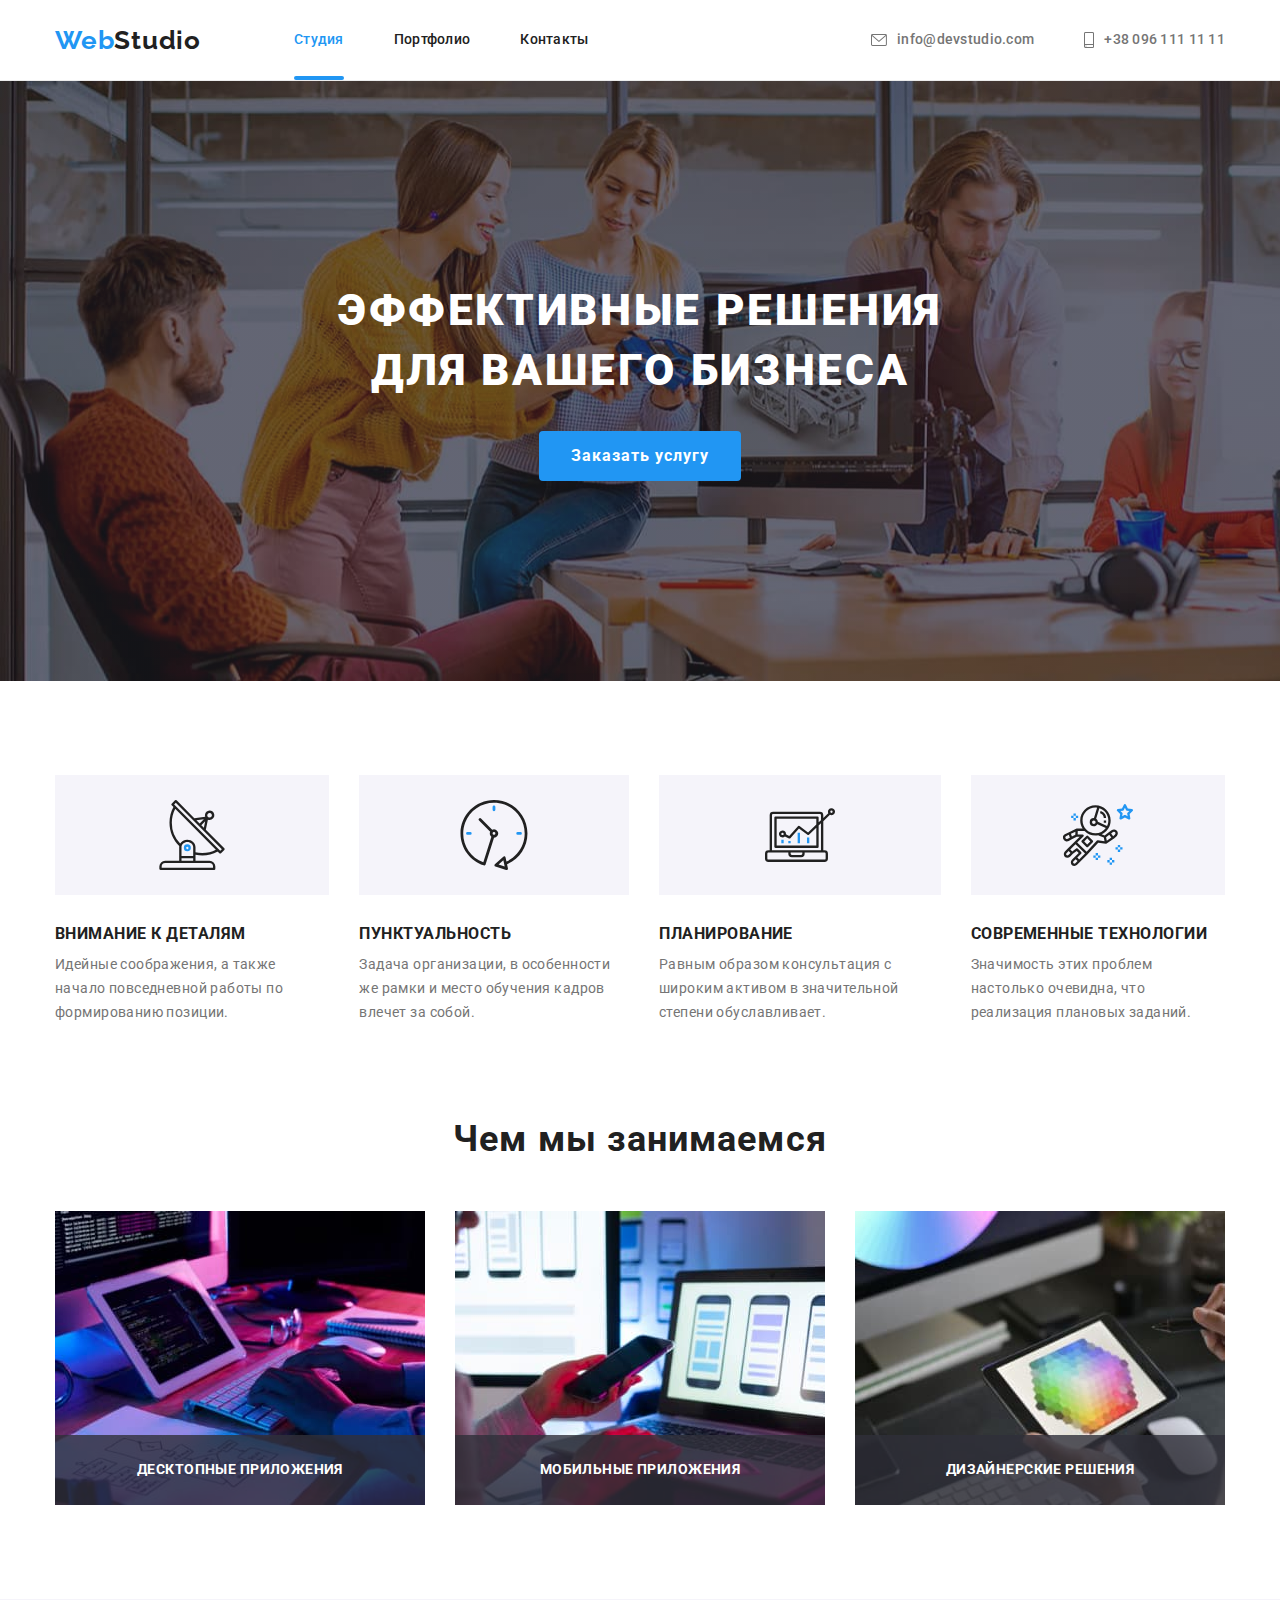
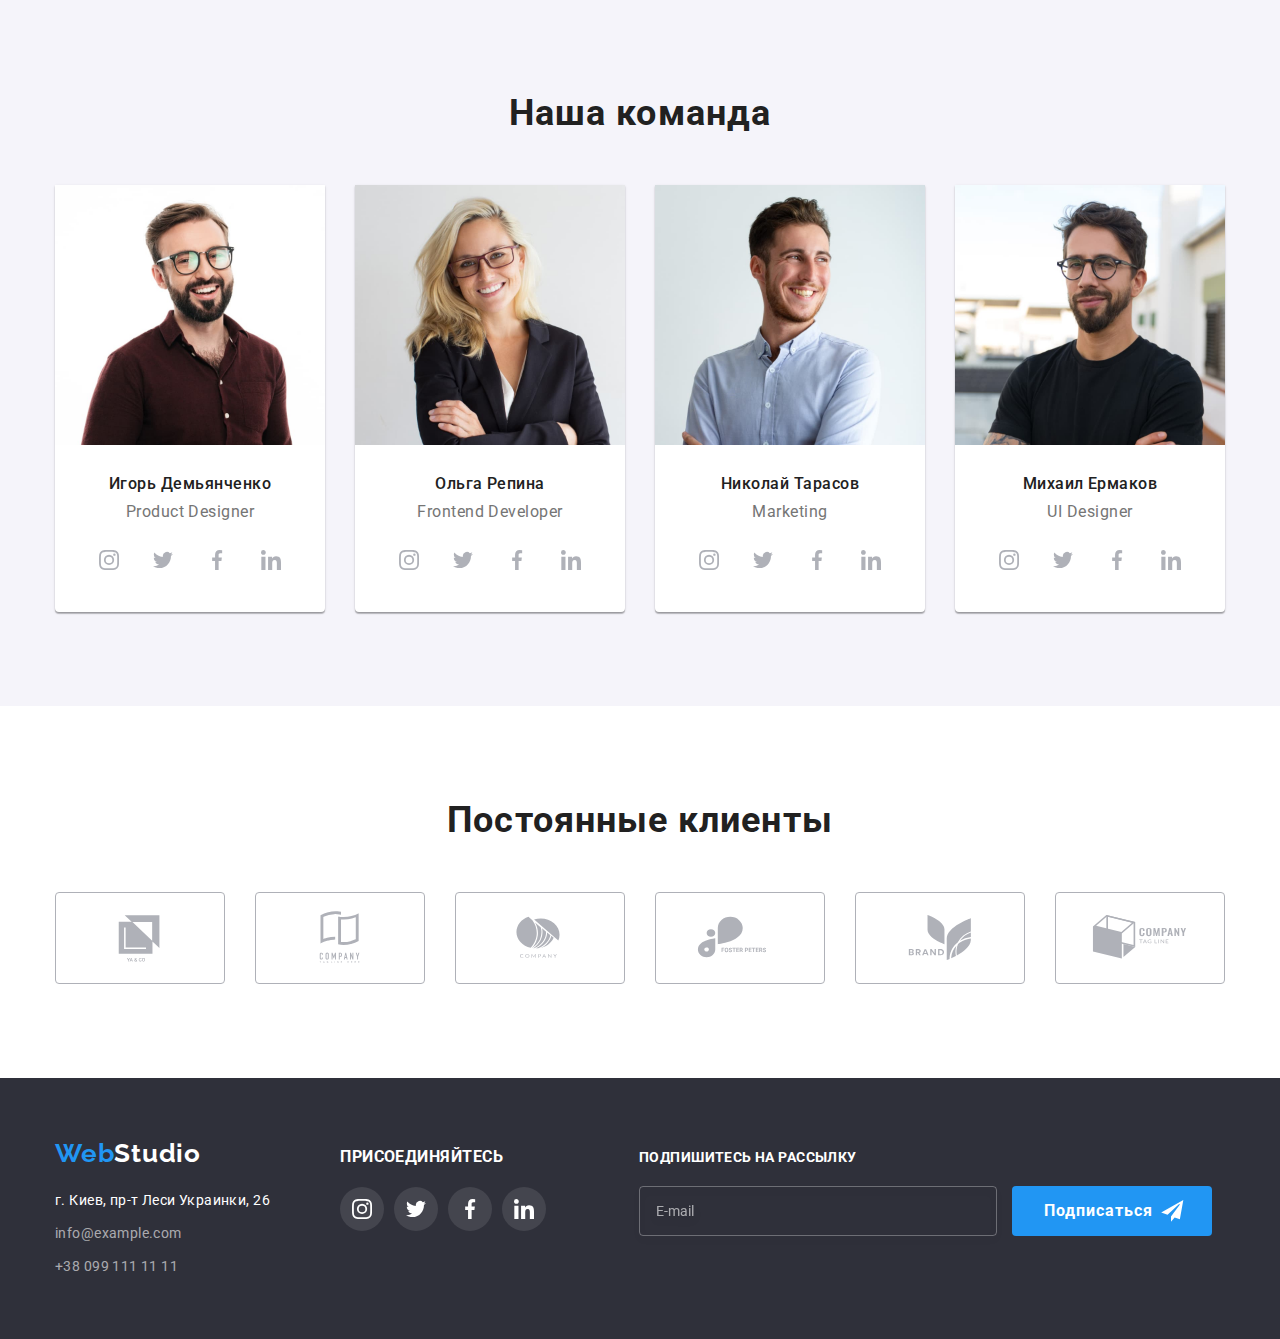
<file: index.html>
<!DOCTYPE html>
<html lang="ru">
  <head>
    <meta charset="UTF-8" />
    <meta http-equiv="X-UA-Compatible" content="IE=edge" />
    <meta name="viewport" content="width=device-width, initial-scale=1.0" />
    <title>WebStudio</title>
    <link rel="preconnect" href="https://fonts.googleapis.com" />
    <link rel="preconnect" href="https://fonts.gstatic.com" crossorigin />
    <link
      href="https://fonts.googleapis.com/css2?family=Raleway:wght@700&family=Roboto:wght@400;500;700;900&display=swap"
      rel="stylesheet"
    />
    <link
      rel="stylesheet"
      href="https://cdnjs.cloudflare.com/ajax/libs/modern-normalize/1.1.0/modern-normalize.min.css"
    />
    <link rel="stylesheet" href="./css/main.min.css" />
  </head>
  <body>
    <header class="header">
      <div class="header__container container">
        <a href="" class="logo header__logo link"
          >Web<span class="header__logo--black">Studio</span></a
        >
        <nav class="navigation">
          <ul class="menu-list list">
            <li class="menu-list__item">
              <a href="./index.html" class="menu-list__link menu-list__link--current link">Студия</a>
            </li>
            <li class="menu-list__item">
              <a href="./portfolio.html" class="menu-list__link link">Портфолио</a>
            </li>
            <li class="menu-list__item">
              <a href="" class="menu-list__link link">Контакты</a>
            </li>
          </ul>
        </nav>
        <ul class="contact header__contact list">
          <li class="contact__item">
            <a href="mailto:info@devstudio.com" class="contact__mail link"
              ><svg class="contact__icon" width="16" height="12">
                  <use href="./images/icons.svg#icon-envelope">
                </svg>
                info@devstudio.com</a>
          </li>
          <li class="contact__item">
            <a href="tel:+380961111111" class="contact__tel link"
              ><svg class="contact__icon" width="10" height="16">
                  <use href="./images/icons.svg#icon-smartphone">
                </svg>
                +38 096 111 11 11</a>
          </li>
        </ul>
      </div>
    </header>
    <main>
      <section class="hero section">
        <div class="container">
          <h1 class="hero__text">Эффективные решения для вашего бизнеса</h1>
          <button type="button" class="hero__btn" data-modal-open>Заказать услугу</button>

        </div>
      </section>
      <section class="making section">
        <div class="container">
          <h2 class="visualy-hidden">Преимущества</h2>
          <ul class="making__list list">
            <li class="making__item">
              <div class="making__background">
                <svg class="making__icon" width="70" height="70">
                  <use href="./images/icons.svg#icon-antenna">
                </svg>
              </div>
              <h3 class="making__caption">Внимание к деталям</h3>
              <p class="making__clarification">
                Идейные соображения, а также начало повседневной работы по
                формированию позиции.
              </p>
            </li>
            <li class="making__item">
              <div class="making__background">
                <svg class="making__icon" width="70" height="70">
                  <use href="./images/icons.svg#icon-clock">
                </svg>
              </div>
              <h3 class="making__caption">Пунктуальность</h3>
              <p class="making__clarification">
                Задача организации, в особенности же рамки и место обучения
                кадров влечет за собой.
              </p>
            </li>
            <li class="making__item">
              <div class="making__background">
                <svg class="making__icon" width="70" height="70">
                  <use href="./images/icons.svg#icon-diagram">
                </svg>
              </div>
              <h3 class="making__caption">Планирование</h3>
              <p class="making__clarification">
                Равным образом консультация с широким активом в значительной
                степени обуславливает.
              </p>
            </li>
            <li class="making__item">
              <div class="making__background">
                <svg class="making__icon" width="70" height="70">
                  <use href="./images/icons.svg#icon-astronaut">
                </svg>
              </div>
              <h3 class="making__caption">Современные технологии</h3>
              <p class="making__clarification">
                Значимость этих проблем настолько очевидна, что реализация
                плановых заданий.
              </p>
            </li>
          </ul>
        </div>
      </section>
      <section class="skills section">
        <div class="container">
          <h2 class="skills__caption">Чем мы занимаемся</h2>
          <ul class="skills-list list">
            <li class="skills-list__item">
              <div class="skills-list__example">
                <img
                  src="./images/img1.jpg"
                  alt="Десктопное приложение"
                  width="370"
                />
                <h3 class="skills-list__text">Десктопные приложения</h3>
             </div>
            </li>
            <li class="skills-list__item">
              <div class="skills-list__example">
                <img
                  src="./images/img2.jpg"
                  alt="Мобильное приложение"
                  width="370"
                />
                <h3 class="skills-list__text">Мобильные приложения</h3>
              </div>
            </li>
            <li class="skills-list__item">
              <div class="skills-list__example">
              <img
                src="./images/img3.jpg"
                alt="Дизайнерские задачи"
                width="370"
              />
                <h3 class="skills-list__text">Дизайнерские решения</h3>
              </div>
            </li>
          </ul>
        </div>
      </section>
      <section class="staff section">
        <div class="container">
          <h2 class="staff__caption">Наша команда</h2>
          <ul class="staff-list list">
            <li class="staff-list__item">
              <img
                src="./images/img4.jpg"
                alt="Первый член команды"
                width="270"
              />
              <div class="staff-list__information">
                <h3 class="staff-list__name">Игорь Демьянченко</h3>
                <p class="staff-list__position">Product Designer</p>
                <ul class="staff-list__networks list">
                  <li class="staff-list__service">
                    <a href="" class="staff-list__service-link">
                      <svg class="staff-list__icon" width="20" height="20">
                        <use href="./images/icons.svg#icon-instagram">
                      </svg>
                    </a>
                  </li>
                  <li class="staff-list__service">
                    <a href="" class="staff-list__service-link">
                      <svg class="staff-list__icon" width="20" height="20">
                        <use href="./images/icons.svg#icon-twitter">
                      </svg>
                    </a>
                  </li>
                  <li class="staff-list__service">
                    <a href="" class="staff-list__service-link">
                      <svg class="staff-list__icon" width="20" height="20">
                        <use href="./images/icons.svg#icon-facebook">
                      </svg>
                    </a>
                  </li>
                  <li class="staff-list__service">
                    <a href="" class="staff-list__service-link">
                      <svg class="staff-list__icon" width="20" height="20">
                        <use href="./images/icons.svg#icon-linkedin">
                      </svg>
                    </a>
                  </li>
                </ul>
              </div>
            </li>
            <li class="staff-list__item">
              <img
                src="./images/img5.jpg"
                alt="Второй член команды"
                width="270"
              />
              <div class="staff-list__information">
                <h3 class="staff-list__name">Ольга Репина</h3>
                <p class="staff-list__position">Frontend Developer</p>
                <ul class="staff-list__networks list">
                  <li class="staff-list__service">
                    <a href="" class="staff-list__service-link">
                      <svg class="staff-list__icon" width="20" height="20">
                        <use href="./images/icons.svg#icon-instagram">
                      </svg>
                    </a>
                  </li>
                  <li class="staff-list__service">
                    <a href="" class="staff-list__service-link">
                      <svg class="staff-list__icon" width="20" height="20">
                        <use href="./images/icons.svg#icon-twitter">
                      </svg>
                    </a>
                  </li>
                  <li class="staff-list__service">
                    <a href="" class="staff-list__service-link">
                      <svg class="staff-list__icon" width="20" height="20">
                        <use href="./images/icons.svg#icon-facebook">
                      </svg>
                    </a>
                  </li>
                  <li class="staff-list__service">
                    <a href="" class="staff-list__service-link">
                      <svg class="staff-list__icon" width="20" height="20">
                        <use href="./images/icons.svg#icon-linkedin">
                      </svg>
                    </a>
                  </li>
                </ul>
              </div>
            </li>
            <li class="staff-list__item">
              <img
                src="./images/img6.jpg"
                alt="Третий член команды"
                width="270"
              />
              <div class="staff-list__information">
                <h3 class="staff-list__name">Николай Тарасов</h3>
                <p class="staff-list__position">Marketing</p>
                <ul class="staff-list__networks list">
                  <li class="staff-list__service">
                    <a href="" class="staff-list__service-link">
                      <svg class="staff-list__icon" width="20" height="20">
                        <use href="./images/icons.svg#icon-instagram">
                      </svg>
                    </a>
                  </li>
                  <li class="staff-list__service">
                    <a href="" class="staff-list__service-link">
                      <svg class="staff-list__icon" width="20" height="20">
                        <use href="./images/icons.svg#icon-twitter">
                      </svg>
                    </a>
                  </li>
                  <li class="staff-list__service">
                    <a href="" class="staff-list__service-link">
                      <svg class="staff-list__icon" width="20" height="20">
                        <use href="./images/icons.svg#icon-facebook">
                      </svg>
                    </a>
                  </li>
                  <li class="staff-list__service">
                    <a href="" class="staff-list__service-link">
                      <svg class="staff-list__icon" width="20" height="20">
                        <use href="./images/icons.svg#icon-linkedin">
                      </svg>
                    </a>
                  </li>
                </ul>
              </div>
            </li>
            <li class="staff-list__item">
              <img
                src="./images/img7.jpg"
                alt="Четвертый член команды"
                width="270"
              />
              <div class="staff-list__information">
                <h3 class="staff-list__name">Михаил Ермаков</h3>
                <p class="staff-list__position">UI Designer</p>
                <ul class="staff-list__networks list">
                  <li class="staff-list__service">
                    <a href="" class="staff-list__service-link">
                      <svg class="staff-list__icon" width="20" height="20">
                        <use href="./images/icons.svg#icon-instagram">
                      </svg>
                    </a>
                  </li>
                  <li class="staff-list__service">
                    <a href="" class="staff-list__service-link">
                      <svg class="staff-list__icon" width="20" height="20">
                        <use href="./images/icons.svg#icon-twitter">
                      </svg>
                    </a>
                  </li>
                  <li class="staff-list__service">
                    <a href="" class="staff-list__service-link">
                      <svg class="staff-list__icon" width="20" height="20">
                        <use href="./images/icons.svg#icon-facebook">
                      </svg>
                    </a>
                  </li>
                  <li class="staff-list__service">
                    <a href="" class="staff-list__service-link">
                      <svg class="staff-list__icon" width="20" height="20">
                        <use href="./images/icons.svg#icon-linkedin">
                      </svg>
                    </a>
                  </li>
                </ul>
              </div>
            </li>
          </ul>
        </div>
      </section>
      <section class="clients section">
        <h2 class="clients__caption">Постоянные клиенты</h2>
          <ul class="clients-list list">
            <li class="clients-list__item">
              <a href="" class="clients-list__link">
                <svg class="clients-list__icon" width="106" height="60">
                  <use href="./images/icons.svg#icon-Logo">
                </svg>
              </a>
            </li>
            <li class="clients-list__item">
              <a href="" class="clients-list__link">
                <svg class="clients-list__icon" width="106" height="60">
                  <use href="./images/icons.svg#icon-Logo2">
                </svg>
              </a>
            </li>
            <li class="clients-list__item">
              <a href="" class="clients-list__link">
                <svg class="clients-list__icon" width="106" height="60">
                  <use href="./images/icons.svg#icon-Logo3">
                </svg>
              </a>
            </li>
            <li class="clients-list__item">
              <a href="" class="clients-list__link">
                <svg class="clients-list__icon" width="106" height="60">
                  <use href="./images/icons.svg#icon-Logo4">
                </svg>
              </a>
            </li>
            <li class="clients-list__item">
              <a href="" class="clients-list__link">
                <svg class="clients-list__icon" width="106" height="60">
                  <use href="./images/icons.svg#icon-Logo5">
                </svg>
              </a>
            </li>
            <li class="clients-list__item">
              <a href="" class="clients-list__link">
                <svg class="clients-list__icon" width="106" height="60">
                  <use href="./images/icons.svg#icon-Logo6">
                </svg>
              </a>
            </li>
          </ul>
      </section>
    </main>
    <footer class="footer">
      <div class="footer__container container">
        <div class="footer__links">
          <a href="" class="logo footer__logo link"
          >Web<span class="footer__logo--white">Studio</span></a
          >
          <address class="footer__address">
          <ul class="address-list list">
            <li class="address-list__item">
              <a href="" class="address-list__street link"
                >г. Киев, пр-т Леси Украинки, 26</a
              >
            </li>
            <li class="address-list__item">
              <a href="mailto:info@devstudio.com" class="address-list__mail link"
                >info@example.com</a
              >
            </li>
            <li class="address-list__item">
              <a href="tel:+380961111111" class="address-list__tel link"
                >+38 099 111 11 11</a
              >
            </li>
          </ul>
          </address>
        </div>
        <div class="company-networks footer__network">
          <h3 class="company-networks__text">Присоединяйтесь</h3>
          <ul class="company-networks__list list">
            <li class="company-networks__item">
             <a href="" class="company-networks__link">
               <svg class="company-networks__icon" width="20" height="20">
                <use href="./images/icons.svg#icon-instagram">
               </svg>
             </a>
           </li>
           <li class="company-networks__item">
             <a href="" class="company-networks__link">
                <svg class="company-networks__icon" width="20" height="20">
                  <use href="./images/icons.svg#icon-twitter">
               </svg>
             </a>
            </li>
           <li class="company-networks__item">
              <a href="" class="company-networks__link">
               <svg class="company-networks__icon" width="20" height="20">
                 <use href="./images/icons.svg#icon-facebook">
               </svg>
             </a>
            </li>
            <li class="company-networks__item">
             <a href="" class="company-networks__link">
               <svg class="company-networks__icon" width="20" height="20">
                  <use href="./images/icons.svg#icon-linkedin">
               </svg>
             </a>
            </li>
          </ul>
        </div>
        <div class="subscribe">
          <p class="subscribe__title">Подпишитесь на рассылку</p>
          <form class="subscribe__form">
            <input type="email" name="user-mail" class="subscribe__input" placeholder="E-mail">
            <button type="submit" class="subscribe__btn">Подписаться
              <svg class="subscribe__icon" width="24" height="24">
                  <use href="./images/icons.svg#icon-send-to">
               </svg>
            </button>
          </form>
        </div>
      </div>
    </footer>
    <div class="backdrop is-hidden"data-modal>
      <div class="modal">
      <button type="button" class="modal__batton" data-modal-close>
        <svg class="modal__icon" width="11" height="11">
          <use href="./images/icons.svg#icon-vector">
        </svg>
      </button>
      <p class="modal__title">Оставьте свои данные, мы вам перезвоним</p>
      <form class="modal__form">
        <div class="modal__field">
        <label class="modal__label">Имя
        <span class="modal__input-wraper">
          <input type="text" name="user-name" class="modal__input">
          <svg class="modal__input-icon" width="18" height="18">
            <use href="./images/icons.svg#icon-person">
          </svg>
        </span>
        </label>
        </div>
        <div class="modal__field">
        <label class="modal__label">Телефон
        <span class="modal__input-wraper">
        <input type="tel" name="user-tel" class="modal__input">
        <svg class="modal__input-icon" width="18" height="18">
            <use href="./images/icons.svg#icon-phone-black">
          </svg>
        </span>
        </label>
        </div>
        <div class="modal__field">
        <label class="modal__label">Почта
        <span class="modal__input-wraper">
        <input type="email" name="user-mail" class="modal__input">
        <svg class="modal__input-icon" width="18" height="18">
            <use href="./images/icons.svg#icon-email-black">
          </svg>
        </span>
        </label>
        </div>
        <div class="modal__field">
        <label class="modal__label">Комментарий
        <textarea name="user-text" class="modal__comment" placeholder="Введите текст"></textarea>
        </label>
        </div>
        <div class="modal__field-check">
          <input type="checkbox" name="policy" id="input-check" class="modal__check modal__input-hidden">
          <label for="input-check" class="modal__check-text">
            <span class="modal__check-wrap">
              <svg class="modal__check-icon" width="11" height="8">
              <use href="./images/icons.svg#icon-agree">
              </svg>
            </span>
            Соглашаюсь с рассылкой и принимаю<a href="" class="modal__policy">Условия договора</a></label>
        </div>
        <button type="submit" class="modal__confirm-btn">Отправить</button>
      </form>
    </div>
  </div>
  <script src="./js/modal.js"></script>
  </body>
</html>
</file>
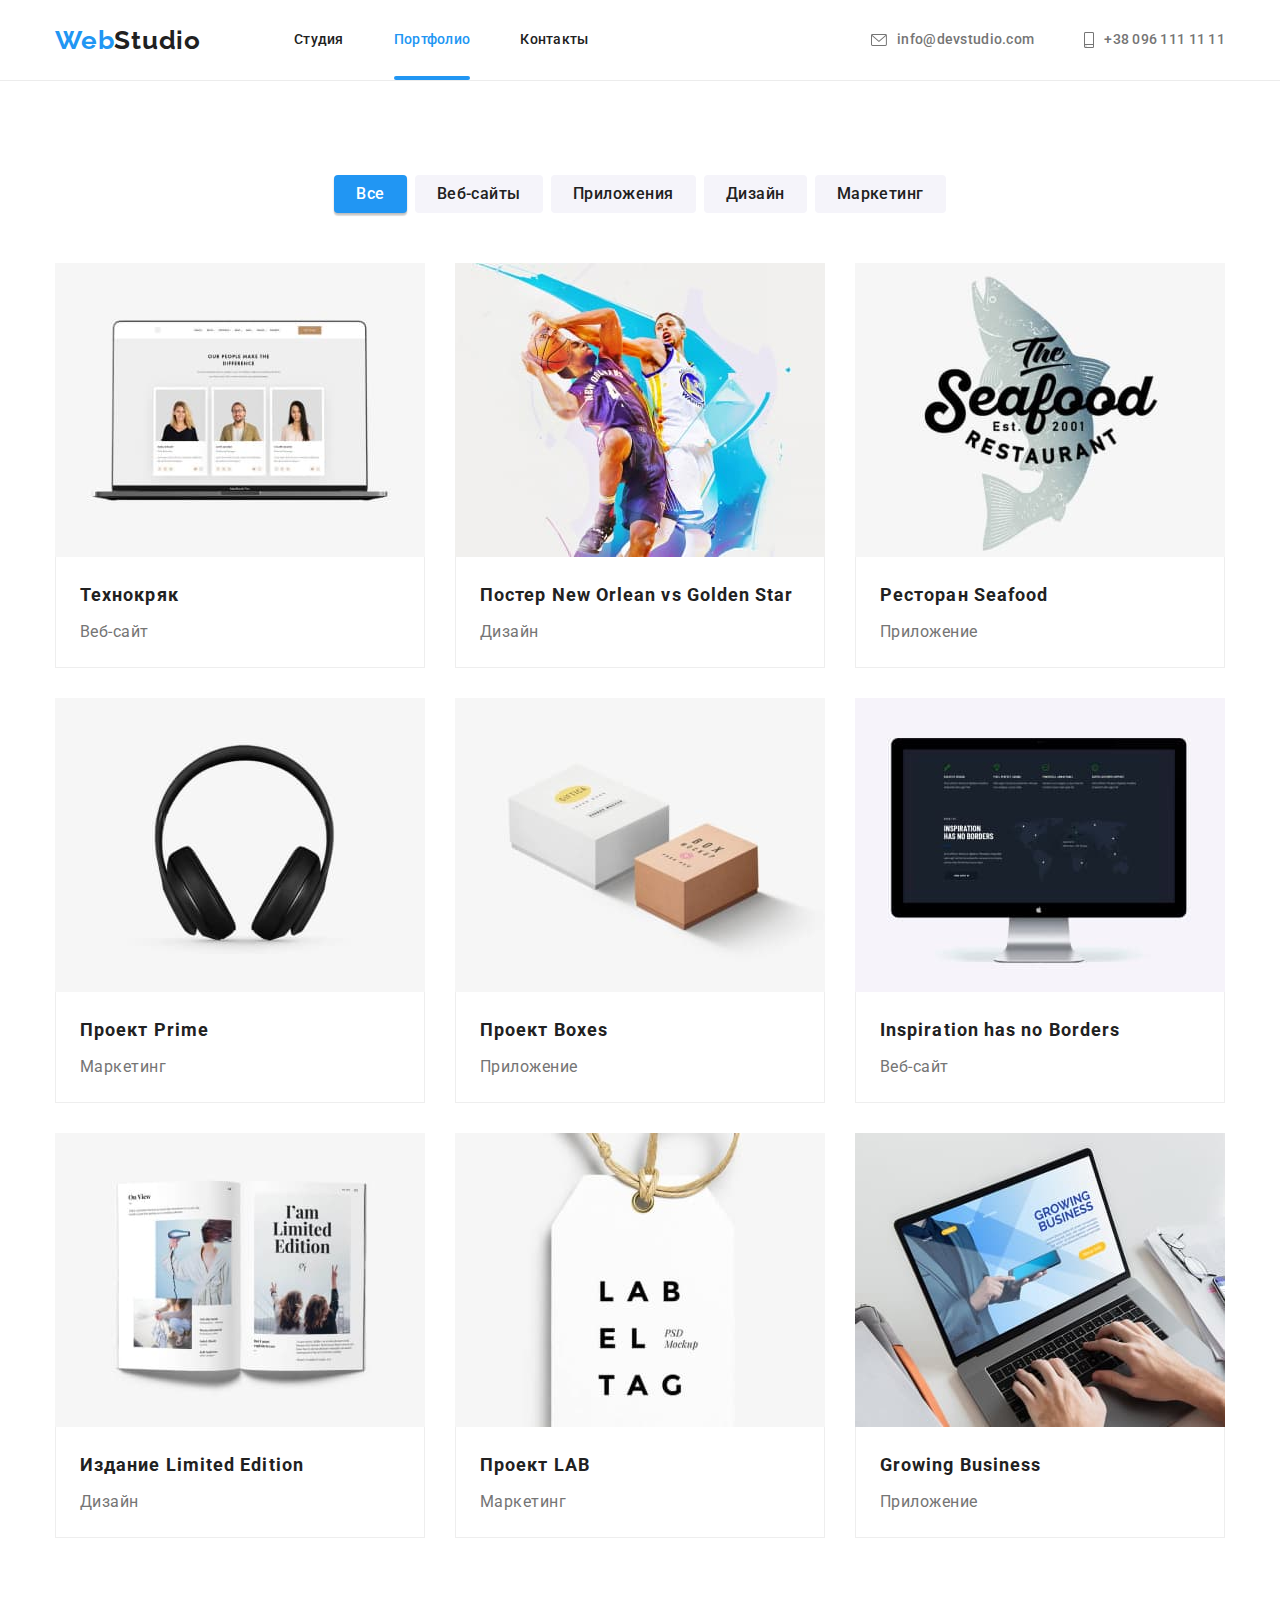
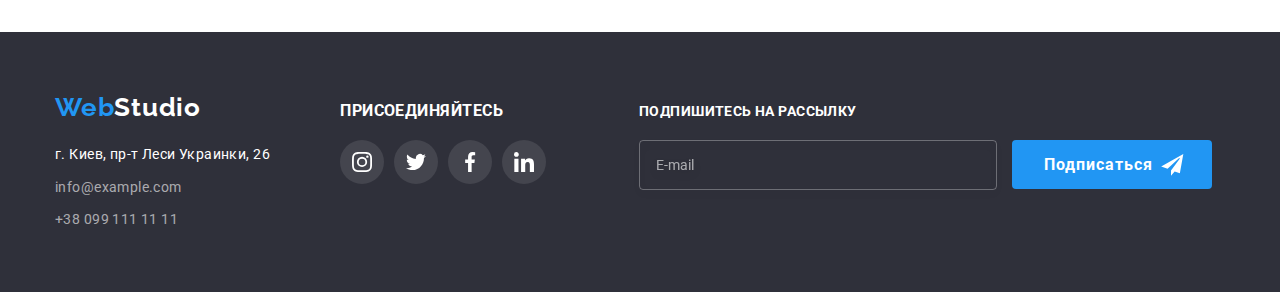
<file: portfolio.html>
<!DOCTYPE html>
<html lang="ru">
  <head>
    <meta charset="UTF-8" />
    <meta http-equiv="X-UA-Compatible" content="IE=edge" />
    <meta name="viewport" content="width=device-width, initial-scale=1.0" />
    <title>WebStudio</title>
    <link rel="preconnect" href="https://fonts.googleapis.com" />
    <link rel="preconnect" href="https://fonts.gstatic.com" crossorigin />
    <link
      href="https://fonts.googleapis.com/css2?family=Raleway:wght@700&family=Roboto:wght@400;500;700;900&display=swap"
      rel="stylesheet"
    />
    <link
      rel="stylesheet"
      href="https://cdnjs.cloudflare.com/ajax/libs/modern-normalize/1.1.0/modern-normalize.min.css"
    />
    <link rel="stylesheet" href="./css/main.min.css" />
  </head>
  <body>
    <header class="header">
      <div class="container header__container">
        <a href="" class="logo header__logo link"
          >Web<span class="header__logo--black">Studio</span></a
        >
        <nav class="navigation">
          <ul class="menu-list list">
            <li class="menu-list__item">
              <a href="./index.html" class="menu-list__link link">Студия</a>
            </li>
            <li class="menu-list__item">
              <a href="./portfolio.html" class="menu-list__link link menu-list__link--current">Портфолио</a>
            </li>
            <li class="menu-list__item">
              <a href="" class="menu-list__link link">Контакты</a>
            </li>
          </ul>
        </nav>
        <ul class="contact header__contact list">
          <li class="contact__item">
            <a href="mailto:info@devstudio.com" class="contact__mail link"
              ><svg class="contact__icon" width="16" height="12">
                  <use href="./images/icons.svg#icon-envelope">
                </svg>
                info@devstudio.com</a>
          </li>
          <li class="contact-item">
            <a href="tel:+380961111111" class="contact__tel link"
              ><svg class="contact__icon" width="10" height="16">
                  <use href="./images/icons.svg#icon-smartphone">
                </svg>
                +38 096 111 11 11</a>
          </li>
        </ul>
      </div>
    </header>
    <main>
      <section class="section">
        <div class="container">
          <h1 class="visualy-hidden">Портфолио</h1>
          <ul class="sorting-btns sorting-btns__portfolio list">
            <li class="sorting-btns__item">
              <button type="button" class="sorting-btns__button sorting-btns__button--current">Все</button>
            </li>
            <li class="sorting-btns__item">
              <button type="button" class="sorting-btns__button">Веб-сайты</button>
            </li>
            <li class="sorting-btns__item">
              <button type="button" class="sorting-btns__button">Приложения</button>
            </li>
            <li class="sorting-btns__item">
              <button type="button" class="sorting-btns__button">Дизайн</button>
            </li>
            <li class="sorting-btns__item">
              <button type="button" class="sorting-btns__button">Маркетинг</button>
            </li>
          </ul>
          <ul class="portfolio-sample list">
            <li class="portfolio-sample__item">
              <a href="" class="portfolio-sample__link link">
                <div class="portfolio-sample__thumb">
                  <img src="./images/img8.jpg" alt="Проэкт 1" width="370" />
                  <div class="portfolio-sample__overlay">
                    <p class="portfolio-sample__overlay-text">Ресурс предлагает комплексные предложения с разным уровнем функционала и сервисов. Все это позволит посетителю получить исчерпывающие сведения о компании или частном лице.</p>
                  </div>
                </div>
                <div class="portfolio-sample__information">
                  <h2 class="portfolio-sample__name">Технокряк</h2>
                  <p class="portfolio-sample__type">Веб-сайт</p>
                </div>
              </a>
            </li>
            <li class="portfolio-sample__item">
              <a href="" class="portfolio-sample__link link">
                <div class="portfolio-sample__thumb">
                  <img src="./images/img9.jpg" alt="Проэкт 2" width="370" />
                  <div class="portfolio-sample__overlay">
                    <p class="portfolio-sample__overlay-text">Test</p>
                  </div>
                </div>
                <div class="portfolio-sample__information">
                  <h2 class="portfolio-sample__name">Постер New Orlean vs Golden Star</h2>
                  <p class="portfolio-sample__type">Дизайн</p>
                </div>
              </a>
            </li>
            <li class="portfolio-sample__item">
              <a href="" class="portfolio-sample__link link">
                  <div class="portfolio-sample__thumb">
                  <img src="./images/img10.jpg" alt="Проэкт 3" width="370" />
                    <div class="portfolio-sample__overlay">
                    <p class="portfolio-sample__overlay-text">Test</p>
                    </div>
                  </div>
                <div class="portfolio-sample__information">
                  <h2 class="portfolio-sample__name">Ресторан Seafood</h2>
                  <p class="portfolio-sample__type">Приложение</p>
                </div>
              </a>
            </li>
            <li class="portfolio-sample__item">
              <a href="" class="portfolio-sample__link link">
                  <div class="portfolio-sample__thumb">
                    <img src="./images/img11.jpg" alt="Проэкт 4" width="370" />
                      <div class="portfolio-sample__overlay">
                      <p class="portfolio-sample__overlay-text">Test</p>
                      </div>
                  </div>
                <div class="portfolio-sample__information">
                  <h2 class="portfolio-sample__name">Проект Prime</h2>
                  <p class="portfolio-sample__type">Маркетинг</p>
                </div>
              </a>
            </li>
            <li class="portfolio-sample__item">
              <a href="" class="portfolio-sample__link link">
                <div class="portfolio-sample__thumb">
                    <img src="./images/img12.jpg" alt="Проэкт 5" width="370" />
                      <div class="portfolio-sample__overlay">
                      <p class="portfolio-sample__overlay-text">Test</p>
                      </div>
                  </div>
                <div class="portfolio-sample__information">
                  <h2 class="portfolio-sample__name">Проект Boxes</h2>
                  <p class="portfolio-sample__type">Приложение</p>
                </div>
              </a>
            </li>
            <li class="portfolio-sample__item">
              <a href="" class="portfolio-sample__link link">
                <div class="portfolio-sample__thumb">
                    <img src="./images/img13.jpg" alt="Проэкт 6" width="370" />
                      <div class="portfolio-sample__overlay">
                      <p class="portfolio-sample__overlay-text">Test</p>
                      </div>
                  </div>
                <div class="portfolio-sample__information">
                  <h2 class="portfolio-sample__name">Inspiration has no Borders</h2>
                  <p class="portfolio-sample__type">Веб-сайт</p>
                </div>
              </a>
            </li>
            <li class="portfolio-sample__item">
              <a href="" class="portfolio-sample__link link">
                <div class="portfolio-sample__thumb">
                    <img src="./images/img14.jpg" alt="Проэкт 7" width="370" />
                      <div class="portfolio-sample__overlay">
                      <p class="portfolio-sample__overlay-text">Test</p>
                      </div>
                  </div>
                <div class="portfolio-sample__information">
                  <h2 class="portfolio-sample__name">Издание Limited Edition</h2>
                  <p class="portfolio-sample__type">Дизайн</p>
                </div>
              </a>
            </li>
            <li class="portfolio-sample__item">
              <a href="" class="portfolio-sample__link link">
                <div class="portfolio-sample__thumb">
                    <img src="./images/img15.jpg" alt="Проэкт 8" width="370" />
                      <div class="portfolio-sample__overlay">
                      <p class="portfolio-sample__overlay-text">Test</p>
                      </div>
                  </div>
                <div class="portfolio-sample__information">
                  <h2 class="portfolio-sample__name">Проект LAB</h2>
                  <p class="portfolio-sample__type">Маркетинг</p>
                </div>
              </a>
            </li>
            <li class="portfolio-sample__item">
              <a href="" class="portfolio-sample__link link">
                <div class="portfolio-sample__thumb">
                    <img src="./images/img16.jpg" alt="Проэкт 9" width="370" />
                      <div class="portfolio-sample__overlay">
                      <p class="portfolio-sample__overlay-text">Test</p>
                      </div>
                  </div>
                <div class="portfolio-sample__information">
                  <h2 class="portfolio-sample__name">Growing Business</h2>
                  <p class="portfolio-sample__type">Приложение</p>
                </div>
              </a>
            </li>
          </ul>
        </div>
      </section>
    </main>
    <footer class="footer">
      <div class="footer__container container">
        <div class="footer__links">
          <a href="" class="logo footer__logo link"
          >Web<span class="footer__logo--white">Studio</span></a
          >
          <address class="footer__address">
          <ul class="address-list list">
            <li class="address-list__item">
              <a href="" class="address-list__street link"
                >г. Киев, пр-т Леси Украинки, 26</a
              >
            </li>
            <li class="address-list__item">
              <a href="mailto:info@devstudio.com" class="address-list__mail link"
                >info@example.com</a
              >
            </li>
            <li class="address-list__item">
              <a href="tel:+380961111111" class="address-list__tel link"
                >+38 099 111 11 11</a
              >
            </li>
          </ul>
          </address>
        </div>
        <div class="company-networks footer__network">
          <h3 class="company-networks__text">Присоединяйтесь</h3>
          <ul class="company-networks__list list">
            <li class="company-networks__item">
             <a href="" class="company-networks__link">
               <svg class="company-networks__icon" width="20" height="20">
                <use href="./images/icons.svg#icon-instagram">
               </svg>
             </a>
           </li>
           <li class="company-networks__item">
             <a href="" class="company-networks__link">
                <svg class="company-networks__icon" width="20" height="20">
                  <use href="./images/icons.svg#icon-twitter">
               </svg>
             </a>
            </li>
           <li class="company-networks__item">
              <a href="" class="company-networks__link">
               <svg class="company-networks__icon" width="20" height="20">
                 <use href="./images/icons.svg#icon-facebook">
               </svg>
             </a>
            </li>
            <li class="company-networks__item">
             <a href="" class="company-networks__link">
               <svg class="company-networks__icon" width="20" height="20">
                  <use href="./images/icons.svg#icon-linkedin">
               </svg>
             </a>
            </li>
          </ul>
        </div>
        <div class="subscribe">
          <p class="subscribe__title">Подпишитесь на рассылку</p>
          <form class="subscribe__form">
            <input type="email" name="user-mail" class="subscribe__input" placeholder="E-mail">
            <button type="submit" class="subscribe__btn">Подписаться
              <svg class="subscribe__icon" width="24" height="24">
                  <use href="./images/icons.svg#icon-send-to">
               </svg>
            </button>
          </form>
        </div>
      </div>
    </footer>
  </body>
</html>
</file>
<file: css/main.min.css>
body{font-family:Roboto, Tahoma, sans-serif;color:var(--main-text-color);background-color:var(--primary-white-color);font-size:14px}:root{--secondary-text-color: #757575;--main-text-color: #212121;--accent-color: #2196f3;--primary-white-color: #ffffff;--icon-color: #afb1b8;--transition-timing-function: 250ms cubic-bezier(0.4, 0, 0.2, 1)}h1,h2,h3,p{margin:0}.link{text-decoration:none}.list{list-style:none;margin:0;padding:0}img{display:block}.visualy-hidden{display:none}.container{width:1200px;padding-left:15px;padding-right:15px;margin-left:auto;margin-right:auto}.section{padding-top:94px;padding-bottom:94px}.logo{font-family:'Raleway';font-style:normal;font-weight:700;font-size:26px;line-height:1.19;letter-spacing:.03em;color:var(--accent-color)}.header{border-bottom:1px solid #ececec}.header__logo--black{color:var(--main-text-color)}.header__logo{margin-right:93px}.header__container{display:-webkit-box;display:-ms-flexbox;display:flex;-webkit-box-align:center;-ms-flex-align:center;align-items:center}.menu-list{display:-webkit-box;display:-ms-flexbox;display:flex}.menu-list__link--current{position:relative}.menu-list__link--current::after{content:'';position:absolute;bottom:0;width:100%;height:4px;border-radius:2px;display:block;background-color:var(--accent-color)}.menu-list__item:not(:last-child){margin-right:50px}.menu-list__link{display:block;padding-top:32px;padding-bottom:32px;font-weight:500;font-size:14px;line-height:1.14;letter-spacing:.02em;color:inherit;-webkit-transition:color var(--transition-timing-function);transition:color var(--transition-timing-function)}.menu-list__link:hover,.menu-list__link:focus,.menu-list__link:active,.menu-list__link--current{color:var(--accent-color)}.contact{display:-webkit-box;display:-ms-flexbox;display:flex}.header__contact{margin-left:auto}.contact__tel,.contact__mail{padding-top:32px;padding-bottom:32px;font-weight:500;font-size:14px;line-height:1.14;letter-spacing:.02em;color:var(--secondary-text-color);display:-webkit-box;display:-ms-flexbox;display:flex;-webkit-box-pack:center;-ms-flex-pack:center;justify-content:center;-webkit-box-align:center;-ms-flex-align:center;align-items:center;-webkit-transition:color var(--transition-timing-function);transition:color var(--transition-timing-function)}.contact__tel:hover,.contact__tel:focus,.contact__mail:hover,.contact__mail:focus{color:var(--accent-color)}.contact__tel:hover .contact__icon,.contact__tel:focus .contact__icon,.contact__mail:hover .contact__icon,.contact__mail:focus .contact__icon{fill:var(--accent-color)}.contact__icon{margin-right:10px;fill:var(--secondary-text-color);-webkit-transition:fill var(--transition-timing-function);transition:fill var(--transition-timing-function)}.contact__item:not(:last-child){margin-right:50px}.hero{background-color:#2f303a;text-align:center;padding-top:200px;padding-bottom:200px;background-image:-webkit-gradient(linear, left top, left bottom, from(rgba(47,48,58,0.4)), to(rgba(47,48,58,0.4))),url(../images/hero-bg.jpg);background-image:linear-gradient(rgba(47,48,58,0.4), rgba(47,48,58,0.4)),url(../images/hero-bg.jpg);max-width:1600px}.hero__text{width:696px;font-weight:900;font-size:44px;line-height:1.36;letter-spacing:.06em;text-transform:uppercase;color:var(--primary-white-color);margin:0 auto 30px auto}.hero__btn{display:inline-block;font-family:inherit;font-style:normal;font-weight:700;font-size:16px;line-height:1.87;letter-spacing:.06em;font-weight:700;font-size:16px;line-height:1.87;letter-spacing:0.06em;color:var(--primary-white-color);background-color:var(--accent-color);border:0px;border-radius:4px;cursor:pointer;padding:10px 32px;min-width:200px;-webkit-transition:background-color var(--transition-timing-function);transition:background-color var(--transition-timing-function)}.hero__btn:hover,.hero__btn:focus{background-color:#188ce8}.making__list{display:-webkit-box;display:-ms-flexbox;display:flex}.making__item+.making__item{margin-left:30px}.making__background{height:120px;background-color:#f5f4fa;margin-bottom:30px;display:-webkit-box;display:-ms-flexbox;display:flex;-webkit-box-pack:center;-ms-flex-pack:center;justify-content:center;-webkit-box-align:center;-ms-flex-align:center;align-items:center}.making__caption{margin-top:0;margin-bottom:10px;font-weight:700;line-height:1.14;letter-spacing:.03em;text-transform:uppercase;color:inherit}.making__clarification{margin-top:0;font-weight:400;line-height:1.71;letter-spacing:.03em;color:var(--secondary-text-color)}.skills{padding-top:0}.skills-list{display:-webkit-box;display:-ms-flexbox;display:flex}.skills-list__item{position:relative}.skills-list__example{position:relative;bottom:0;width:100%;height:100%}.skills-list__text{position:absolute;bottom:0;padding-top:27px;padding-bottom:27px;width:370px;height:70px;font-style:normal;font-weight:700;font-size:14px;line-height:1.1;letter-spacing:.03em;text-align:center;text-transform:uppercase;color:var(--primary-white-color);background-color:rgba(47,48,58,0.8)}.skills-list__item+.skills-list__item{margin-left:30px}.skills__caption{font-weight:700;font-size:36px;line-height:1.16;letter-spacing:.03em;margin-top:0;margin-bottom:50px;text-align:center}.staff{background-color:#f5f4fa}.staff__caption{margin-top:0;margin-bottom:50px;font-weight:700;font-size:36px;line-height:1.16;letter-spacing:.03em;text-align:center}.staff-list{display:-webkit-box;display:-ms-flexbox;display:flex}.staff-list__item{background-color:var(--primary-white-color);-webkit-box-shadow:0px 1px 3px rgba(0,0,0,0.12),0px 1px 1px rgba(0,0,0,0.14),0px 2px 1px rgba(0,0,0,0.2);box-shadow:0px 1px 3px rgba(0,0,0,0.12),0px 1px 1px rgba(0,0,0,0.14),0px 2px 1px rgba(0,0,0,0.2);border-radius:0px 0px 4px 4px}.staff-list__item+.staff-list__item{margin-left:30px}.staff-list__name{margin-top:0;margin-bottom:10px;font-weight:500;font-size:16px;line-height:1.18;letter-spacing:.03em;text-align:center;color:inherit}.staff-list__position{margin-top:0;margin-bottom:16px;font-weight:400;font-size:16px;line-height:1.18;letter-spacing:.03em;text-align:center;color:var(--secondary-text-color)}.staff-list__information{padding-top:30px;padding-bottom:30px}.staff-list__networks{display:-webkit-box;display:-ms-flexbox;display:flex;-webkit-box-pack:center;-ms-flex-pack:center;justify-content:center}.staff-list__service+.staff-list__service{margin-left:10px}.staff-list__service-link{width:44px;height:44px;border-radius:50%;background-color:var(--primary-white-color);display:-webkit-box;display:-ms-flexbox;display:flex;-webkit-box-pack:center;-ms-flex-pack:center;justify-content:center;-webkit-box-align:center;-ms-flex-align:center;align-items:center;-webkit-transition:background-color var(--transition-timing-function);transition:background-color var(--transition-timing-function)}.staff-list__service-link:hover,.staff-list__service-link:focus{background-color:var(--accent-color)}.staff-list__service-link:hover .staff-list__icon,.staff-list__service-link:focus .staff-list__icon{fill:var(--primary-white-color)}.staff-list__icon{fill:var(--icon-color);-webkit-transition:fill var(--transition-timing-function);transition:fill var(--transition-timing-function)}.clients__caption{font-weight:700;font-size:36px;line-height:1.16;letter-spacing:.03em;margin-top:0;margin-bottom:50px;text-align:center}.clients-list{display:-webkit-box;display:-ms-flexbox;display:flex;-webkit-box-pack:center;-ms-flex-pack:center;justify-content:center}.clients-list__item+.clients-list__item{margin-left:30px}.clients-list__link{width:170px;height:92px;border:1px solid var(--icon-color);-webkit-box-sizing:border-box;box-sizing:border-box;border-radius:4px;fill:var(--icon-color);display:-webkit-box;display:-ms-flexbox;display:flex;-webkit-box-pack:center;-ms-flex-pack:center;justify-content:center;-webkit-box-align:center;-ms-flex-align:center;align-items:center;-webkit-transition:fill var(--transition-timing-function),border-color var(--transition-timing-function);transition:fill var(--transition-timing-function),border-color var(--transition-timing-function)}.clients-list__link:hover,.clients-list__link:focus{fill:var(--accent-color);border-color:var(--accent-color)}.clients-list__link:hover .clients-list__item{fill:var(--accent-color)}.footer{background-color:#2f303a;padding-top:60px;padding-bottom:60px}.footer__container{display:-webkit-box;display:-ms-flexbox;display:flex;-webkit-box-align:baseline;-ms-flex-align:baseline;align-items:baseline}.footer__links{margin-right:70px}.footer__logo{display:inline-block;margin-bottom:20px}.footer__logo--white{font-weight:700;font-size:26px;line-height:1.19;letter-spacing:.03em;color:var(--primary-white-color)}.footer__address{font-style:normal}.footer__network{margin-right:93px}.address-list__street{font-weight:400;font-size:14px;line-height:1.71;letter-spacing:.03em;color:var(--primary-white-color)}.address-list__mail,.address-list__tel{font-weight:400;font-size:14px;line-height:1.71;letter-spacing:.03em;color:rgba(255,255,255,0.6);-webkit-transition:color var(--transition-timing-function);transition:color var(--transition-timing-function)}.address-list__mail:hover,.address-list__mail:focus,.address-list__tel:hover,.address-list__tel:focus{color:var(--accent-color)}.address-list__item:not(:last-child){margin-bottom:9px}.company-networks__list{display:-webkit-box;display:-ms-flexbox;display:flex;-webkit-box-pack:center;-ms-flex-pack:center;justify-content:center}.company-networks__item+.company-networks__item{margin-left:10px}.company-networks__icon{fill:var(--primary-white-color)}.company-networks__text{margin-top:0;margin-bottom:20px;font-weight:700;line-height:1.14;letter-spacing:0.03em;text-transform:uppercase;color:var(--primary-white-color)}.company-networks__link{width:44px;height:44px;border-radius:50%;background-color:rgba(255,255,255,0.1);display:-webkit-box;display:-ms-flexbox;display:flex;-webkit-box-pack:center;-ms-flex-pack:center;justify-content:center;-webkit-box-align:center;-ms-flex-align:center;align-items:center;-webkit-transition:background-color var(--transition-timing-function);transition:background-color var(--transition-timing-function)}.company-networks__link:hover,.company-networks__link:focus{background-color:var(--accent-color)}.subscribe__title{margin-top:0;margin-bottom:20px;font-weight:700;line-height:1.14;letter-spacing:0.03em;text-transform:uppercase;color:var(--primary-white-color)}.subscribe__form{margin-top:20px}.subscribe__input{width:358px;height:50px;-webkit-box-sizing:border-box;box-sizing:border-box;border:1px solid rgba(255,255,255,0.3);-webkit-filter:drop-shadow(0px 4px 4px rgba(0,0,0,0.15));filter:drop-shadow(0px 4px 4px rgba(0,0,0,0.15));border-radius:4px;margin-right:12px;padding:15px 16px;background-color:inherit;color:var(--primary-white-color)}.subscribe__input::-webkit-input-placeholder{color:rgba(255,255,255,0.6)}.subscribe__input:-ms-input-placeholder{color:rgba(255,255,255,0.6)}.subscribe__input::-ms-input-placeholder{color:rgba(255,255,255,0.6)}.subscribe__input::placeholder{color:rgba(255,255,255,0.6)}.subscribe__btn{display:inline-block;width:200px;font-family:inherit;font-style:normal;font-weight:700;font-size:16px;line-height:1.87;letter-spacing:0.06em;color:var(--primary-white-color);background-color:var(--accent-color);border:0px;border-radius:4px;cursor:pointer;padding:10px 32px;position:relative;text-align:left;-webkit-transition:background-color var(--transition-timing-function);transition:background-color var(--transition-timing-function)}.subscribe__btn:hover,.subscribe__btn:focus{background-color:#188ce8}.subscribe__icon{position:absolute;right:28px;top:50%;-webkit-transform:translateY(-50%);transform:translateY(-50%)}.sorting-btns{display:-webkit-box;display:-ms-flexbox;display:flex;-webkit-box-pack:center;-ms-flex-pack:center;justify-content:center}.sorting-btns__portfolio{margin-bottom:50px}.sorting-btns__button{font-family:inherit;font-style:normal;font-weight:500;font-size:16px;line-height:1.62;letter-spacing:0.03em;color:var(--main-text-color);background-color:#f5f4fa;border-radius:4px;border:0;cursor:pointer;padding:6px 22px;-webkit-transition:color var(--transition-timing-function),background-color var(--transition-timing-function),-webkit-box-shadow var(--transition-timing-function);transition:color var(--transition-timing-function),background-color var(--transition-timing-function),-webkit-box-shadow var(--transition-timing-function);transition:color var(--transition-timing-function),box-shadow var(--transition-timing-function),background-color var(--transition-timing-function);transition:color var(--transition-timing-function),box-shadow var(--transition-timing-function),background-color var(--transition-timing-function),-webkit-box-shadow var(--transition-timing-function)}.sorting-btns__button--current,.sorting-btns__button:hover,.sorting-btns__button:focus{color:var(--primary-white-color);background-color:var(--accent-color);-webkit-box-shadow:0px 3px 1px rgba(0,0,0,0.1),0px 1px 2px rgba(0,0,0,0.08),0px 2px 2px rgba(0,0,0,0.12);box-shadow:0px 3px 1px rgba(0,0,0,0.1),0px 1px 2px rgba(0,0,0,0.08),0px 2px 2px rgba(0,0,0,0.12)}.sorting-btns__item:not(:last-child){margin-right:8px}.portfolio-sample{display:-webkit-box;display:-ms-flexbox;display:flex;-ms-flex-wrap:wrap;flex-wrap:wrap}.portfolio-sample__item{margin-right:30px;margin-bottom:30px}.portfolio-sample__item:nth-child(3n){margin-right:0}.portfolio-sample__item:nth-last-child(-n+3){margin-bottom:0}.portfolio-sample__link{display:block;background:var(--primary-white-color);-webkit-transition:-webkit-box-shadow 250ms cubic-bezier(0.4, 0, 0.2, 1);transition:-webkit-box-shadow 250ms cubic-bezier(0.4, 0, 0.2, 1);transition:box-shadow 250ms cubic-bezier(0.4, 0, 0.2, 1);transition:box-shadow 250ms cubic-bezier(0.4, 0, 0.2, 1), -webkit-box-shadow 250ms cubic-bezier(0.4, 0, 0.2, 1)}.portfolio-sample__link:hover,.portfolio-sample__link:focus{-webkit-box-shadow:0px 1px 1px rgba(0,0,0,0.12),0px 4px 4px rgba(0,0,0,0.06),1px 4px 6px rgba(0,0,0,0.16);box-shadow:0px 1px 1px rgba(0,0,0,0.12),0px 4px 4px rgba(0,0,0,0.06),1px 4px 6px rgba(0,0,0,0.16)}.portfolio-sample__link:hover .portfolio-sample__overlay,.portfolio-sample__link:focus .portfolio-sample__overlay{-webkit-transform:translateY(0);transform:translateY(0)}.portfolio-sample__name{margin-top:0;margin-bottom:4px;font-weight:700;font-size:18px;line-height:2;letter-spacing:0.06em;color:var(--main-text-color)}.portfolio-sample__type{margin-top:0;margin-bottom:0;font-weight:400;font-size:16px;line-height:1.87;letter-spacing:0.03em;color:var(--secondary-text-color)}.portfolio-sample__thumb{position:relative;overflow:hidden}.portfolio-sample__overlay{position:absolute;top:0;left:0;width:100%;height:100%;background-color:rgba(33,150,243,0.9);-webkit-transform:translateY(100%);transform:translateY(100%);-webkit-transition:-webkit-transform var(--transition-timing-function);transition:-webkit-transform var(--transition-timing-function);transition:transform var(--transition-timing-function);transition:transform var(--transition-timing-function), -webkit-transform var(--transition-timing-function)}.portfolio-sample__overlay-text{font-weight:400;font-size:18px;line-height:1.55;letter-spacing:0.03em;color:var(--primary-white-color);padding:63px 24px;margin:0}.portfolio-sample__information{padding:20px 24px;border-bottom:1px solid #eeeeee;border-right:1px solid #eeeeee;border-left:1px solid #eeeeee}.backdrop{position:fixed;top:0;left:0;width:100%;height:100%;background-color:rgba(0,0,0,0.2);opacity:1;-webkit-transition:opacity var(--transition-timing-function);transition:opacity var(--transition-timing-function)}.backdrop.is-hidden{opacity:0;pointer-events:none;visibility:hidden}.modal{position:absolute;top:50%;left:50%;-webkit-transform:translate(-50%, -50%) scale(1);transform:translate(-50%, -50%) scale(1);width:528px;height:auto;background-color:var(--primary-white-color);-webkit-box-shadow:0px 1px 3px rgba(0,0,0,0.12),0px 1px 1px rgba(0,0,0,0.14),0px 2px 1px rgba(0,0,0,0.2);box-shadow:0px 1px 3px rgba(0,0,0,0.12),0px 1px 1px rgba(0,0,0,0.14),0px 2px 1px rgba(0,0,0,0.2);border-radius:4px;padding:40px;-webkit-transition:-webkit-transform var(--transition-timing-function);transition:-webkit-transform var(--transition-timing-function);transition:transform var(--transition-timing-function);transition:transform var(--transition-timing-function), -webkit-transform var(--transition-timing-function)}.backdrop.is-hidden .modal{-webkit-transform:translate(-50%, -50%) scale(0.8);transform:translate(-50%, -50%) scale(0.8)}.modal__batton{position:absolute;top:8px;right:8px;width:30px;height:30px;padding:0;background:var(--primary-white-color);border:1px solid rgba(0,0,0,0.1);border-radius:50%;cursor:pointer;display:-webkit-box;display:-ms-flexbox;display:flex;-webkit-box-align:center;-ms-flex-align:center;align-items:center;-webkit-box-pack:center;-ms-flex-pack:center;justify-content:center}.modal__batton:hover .modal__icon,.modal__batton:focus .modal__icon{fill:var(--accent-color)}.modal__icon{display:-webkit-box;display:-ms-flexbox;display:flex;-webkit-box-pack:center;-ms-flex-pack:center;justify-content:center;-webkit-box-align:center;-ms-flex-align:center;align-items:center;-webkit-transition:fill var(--transition-timing-function);transition:fill var(--transition-timing-function)}.modal__title{font-size:20px;font-weight:700;line-height:1.17;letter-spacing:0.03em;text-align:center;margin-bottom:12px}.modal__input{width:100%;height:40px;border:1px solid rgba(33,33,33,0.2);border-radius:4px;padding-left:42px;outline:none;-webkit-transition:border-color var(--transition-timing-function);transition:border-color var(--transition-timing-function)}.modal__input:focus{border-color:var(--accent-color)}.modal__input:focus+.modal__input-icon{fill:var(--accent-color)}.modal__label{display:block;font-size:12px;font-weight:400;line-height:1.17;color:var(--secondary-text-color)}.modal__comment{width:100%;height:120px;border:1px solid rgba(33,33,33,0.2);border-radius:4px;margin-top:4px;padding:12px 16px;resize:none;outline:none;-webkit-transition:border-color var(--transition-timing-function);transition:border-color var(--transition-timing-function)}.modal__comment:focus{border-color:var(--accent-color)}.modal__confirm-btn{display:block;margin:auto;font-family:inherit;font-style:normal;font-weight:700;font-size:16px;line-height:1.87;letter-spacing:0.06em;color:var(--primary-white-color);background-color:var(--accent-color);border:0px;border-radius:4px;cursor:pointer;padding:10px 32px;min-width:200px;-webkit-box-shadow:0px 1px 3px rgba(0,0,0,0.12),0px 1px 1px rgba(0,0,0,0.14),0px 2px 1px rgba(0,0,0,0.2);box-shadow:0px 1px 3px rgba(0,0,0,0.12),0px 1px 1px rgba(0,0,0,0.14),0px 2px 1px rgba(0,0,0,0.2);-webkit-transition:background-color var(--transition-timing-function);transition:background-color var(--transition-timing-function)}.modal__confirm-btn:hover,.modal__confirm-btn:focus{background-color:#188ce8}.modal__input-wraper{display:block;position:relative;margin-top:4px}.modal__input-icon{position:absolute;left:15px;top:50%;-webkit-transform:translateY(-50%);transform:translateY(-50%);-webkit-transition:fill var(--transition-timing-function);transition:fill var(--transition-timing-function)}.modal__field{margin-bottom:10px}.modal__field:last-child{margin-bottom:20px}.modal__field-check{margin-bottom:30px}.modal__check-text{font-size:14px;font-weight:400;line-height:1.71;color:var(--secondary-text-color);display:-webkit-box;display:-ms-flexbox;display:flex;-webkit-box-align:center;-ms-flex-align:center;align-items:center;-webkit-box-pack:center;-ms-flex-pack:center;justify-content:center}.modal__check-text span{width:16px;height:15px;border:2px solid #000000;border-radius:3px;display:-webkit-box;display:-ms-flexbox;display:flex;-webkit-box-align:center;-ms-flex-align:center;align-items:center;-webkit-box-pack:center;-ms-flex-pack:center;justify-content:center;margin-right:9px}.modal__check-icon{fill:transparent;width:13px;height:15px}.modal__check:checked+.modal__check-text .modal__check-wrap{background-color:var(--accent-color);border:none;-webkit-transition:fill var(--transition-timing-function);transition:fill var(--transition-timing-function)}.modal__check:checked+.modal__check-text .modal__check-icon{fill:var(--primary-white-color)}.modal__policy{color:var(--accent-color);margin-left:4px}.modal__input-hidden{position:absolute;white-space:nowrap;width:1px;height:1px;overflow:hidden;border:0;padding:0;clip:rect(0 0 0 0);-webkit-clip-path:inset(50%);clip-path:inset(50%);margin:-1px}
/*# sourceMappingURL=main.min.css.map */
</file>
